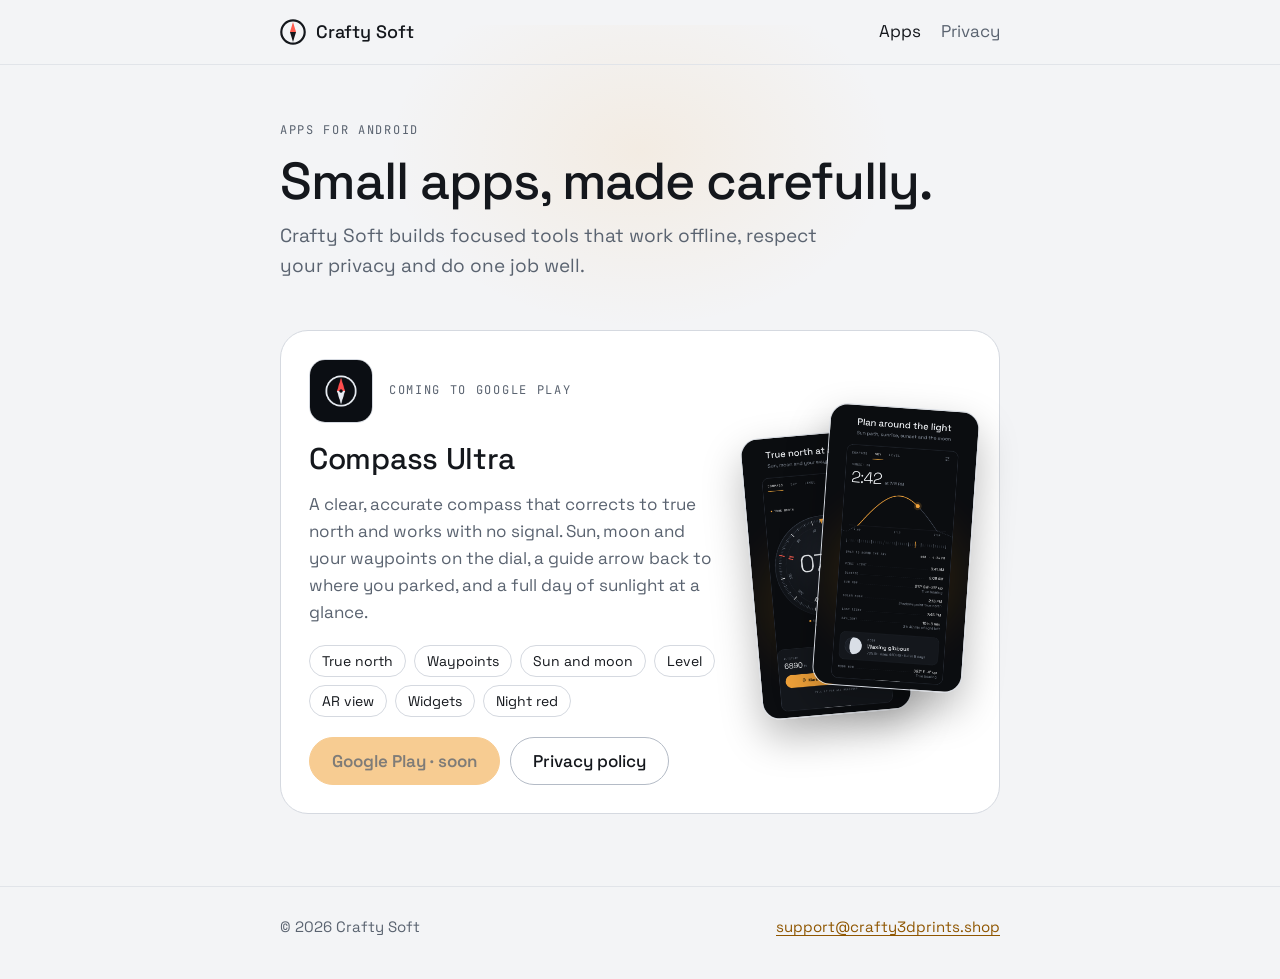
<file: index.html>
<!doctype html>
<html lang="en">
<head>
<meta charset="utf-8">
<meta name="viewport" content="width=device-width, initial-scale=1">
<title>Crafty Soft · Apps for Android</title>
<meta name="description" content="Crafty Soft makes small, careful apps for Android, starting with Compass Ultra.">
<link rel="icon" href="assets/compass-ultra-icon.png">
<link rel="preconnect" href="https://fonts.googleapis.com">
<link rel="preconnect" href="https://fonts.gstatic.com" crossorigin>
<link href="https://fonts.googleapis.com/css2?family=JetBrains+Mono&family=Space+Grotesk:wght@400;500;600&display=swap" rel="stylesheet">
<link rel="stylesheet" href="assets/site.css">
</head>
<body>
<header class="top">
  <div class="wrap">
    <a class="brand" href="./">
      <svg viewBox="24 24 60 60" aria-hidden="true"><circle cx="54" cy="54" r="27" fill="none" stroke="currentColor" stroke-width="5"/><path d="M54 31 61 54H47z" fill="#FF5A4D"/><path d="M54 77 61 54H47z" fill="currentColor"/></svg>
      Crafty Soft
    </a>
    <nav aria-label="Site">
      <a href="./" aria-current="page">Apps</a>
      <a href="compass-ultra/privacy/">Privacy</a>
    </nav>
  </div>
</header>

<main class="wrap">
  <section class="hero">
    <div class="mono">Apps for Android</div>
    <h1>Small apps, made carefully.</h1>
    <p class="lead">Crafty Soft builds focused tools that work offline, respect your privacy and do one job well.</p>
  </section>

  <section class="app-card" aria-labelledby="cu">
    <div>
      <div class="app-mark">
        <img src="assets/compass-ultra-icon.png" alt="" width="64" height="64">
        <span class="mono">Coming to Google Play</span>
      </div>
      <h2 id="cu">Compass Ultra</h2>
      <p>A clear, accurate compass that corrects to true north and works with no signal. Sun, moon and your waypoints on the dial, a guide arrow back to where you parked, and a full day of sunlight at a glance.</p>
      <ul class="features" aria-label="Features">
        <li>True north</li><li>Waypoints</li><li>Sun and moon</li><li>Level</li><li>AR view</li><li>Widgets</li><li>Night red</li>
      </ul>
      <div class="actions">
        <a class="btn primary" aria-disabled="true">Google Play · soon</a>
        <a class="btn" href="compass-ultra/privacy/">Privacy policy</a>
      </div>
    </div>
    <div class="shots" aria-hidden="true">
      <img src="assets/compass-ultra-home.png" alt="">
      <img src="assets/compass-ultra-sky.png" alt="">
    </div>
  </section>
</main>

<footer>
  <div class="wrap">
    <span>© 2026 Crafty Soft</span>
    <a href="mailto:support@crafty3dprints.shop">support@crafty3dprints.shop</a>
  </div>
</footer>
</body>
</html>
</file>
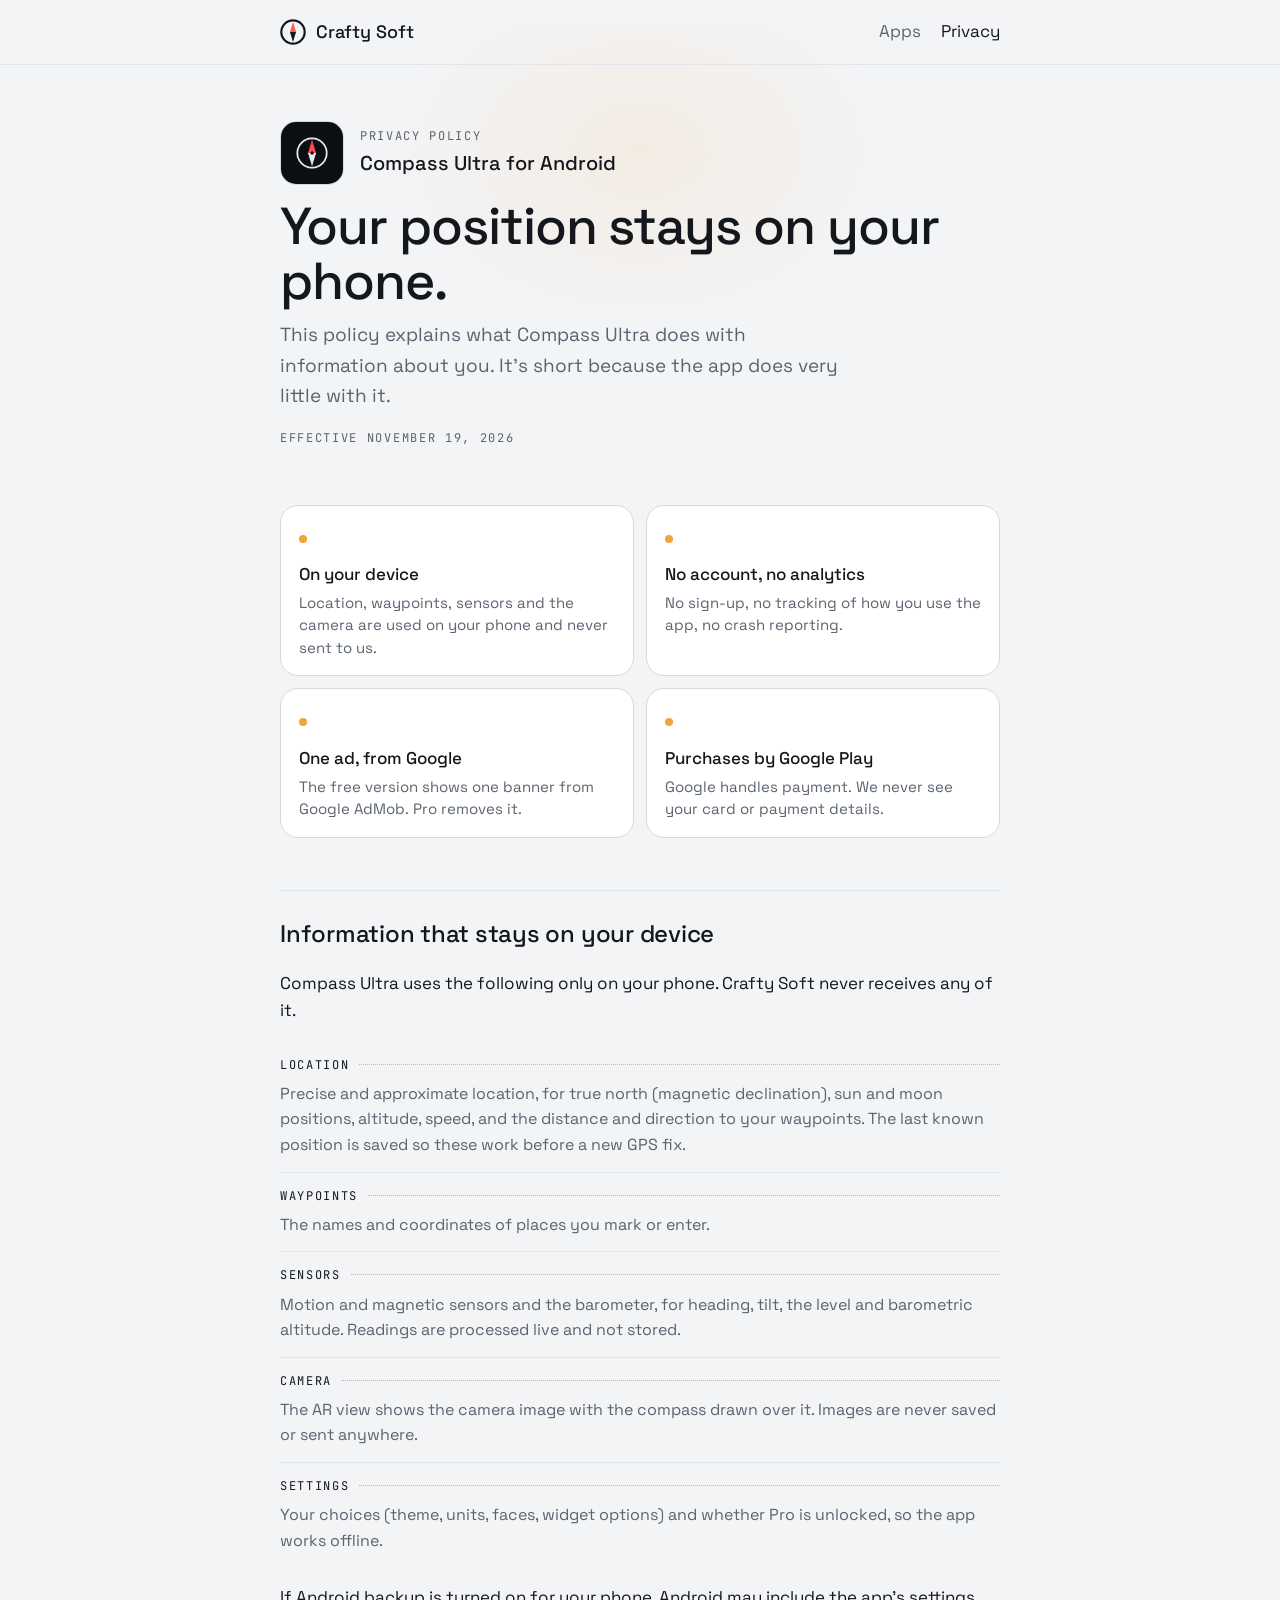
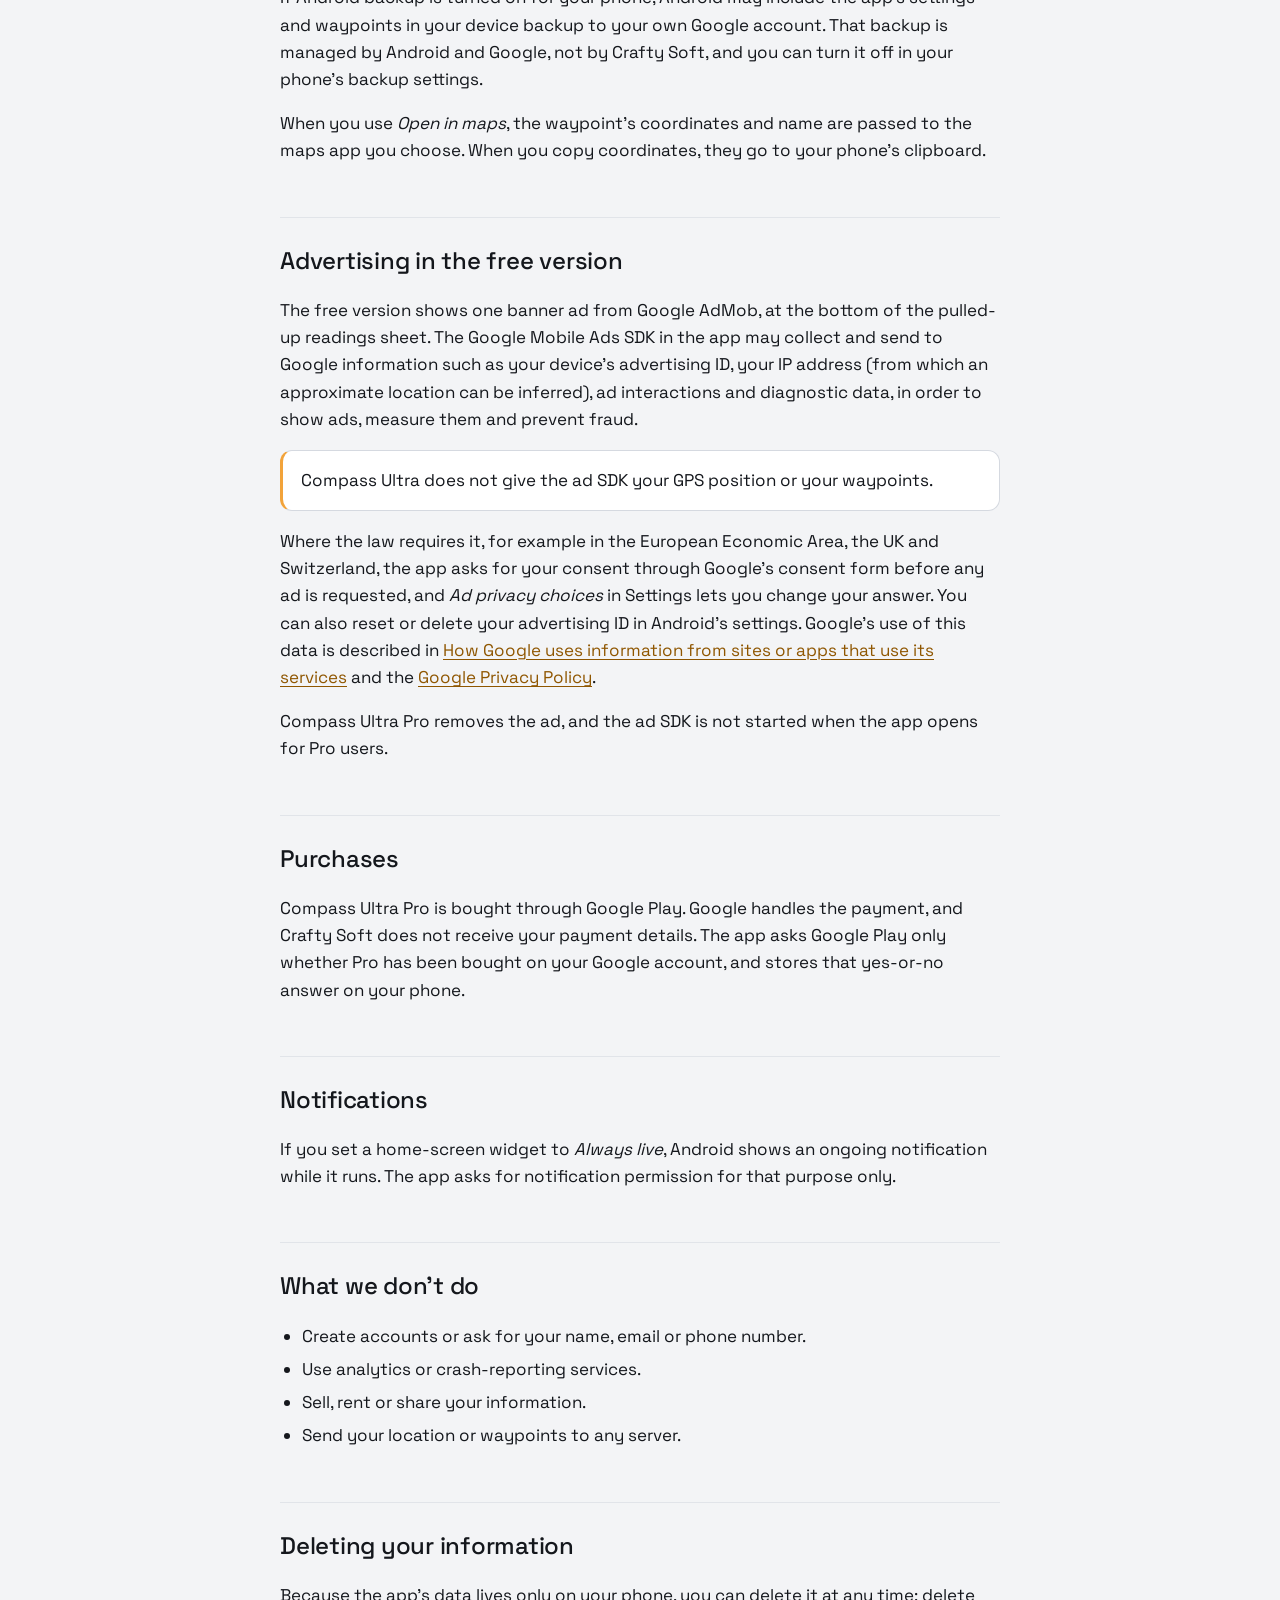
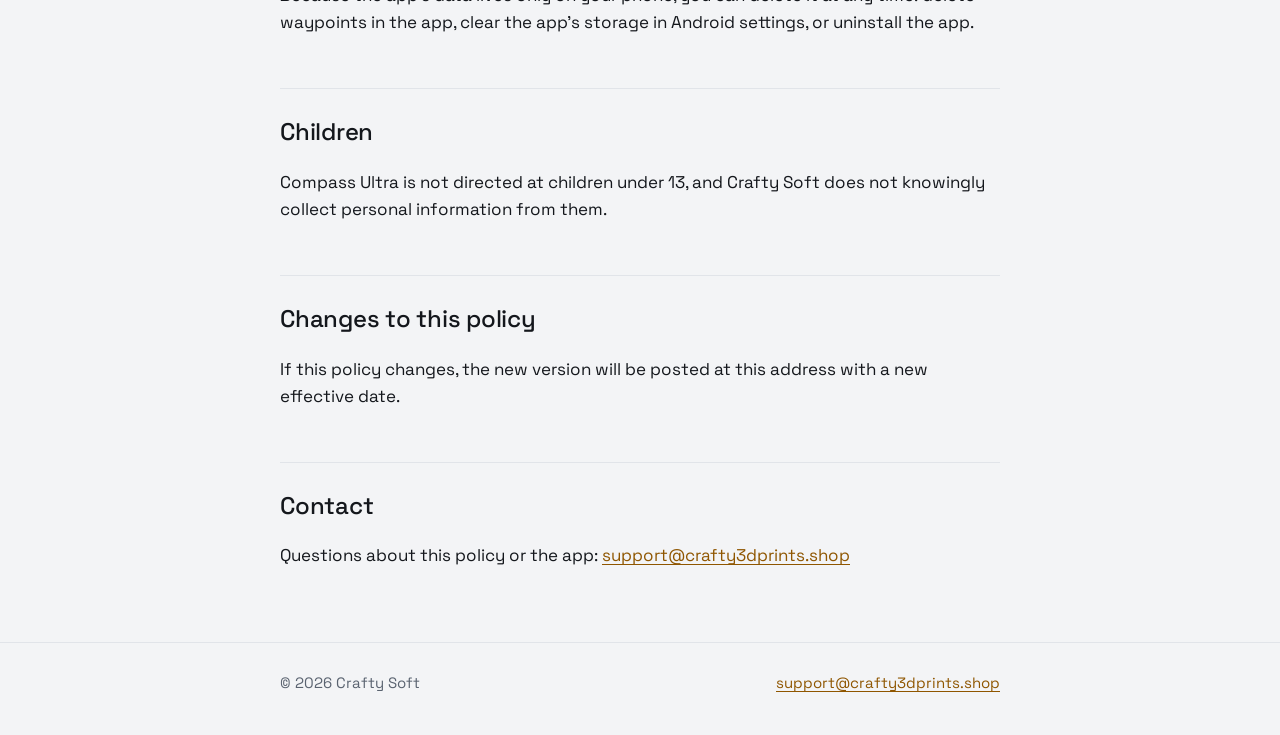
<file: compass-ultra/privacy/index.html>
<!doctype html>
<html lang="en">
<head>
<meta charset="utf-8">
<meta name="viewport" content="width=device-width, initial-scale=1">
<title>Compass Ultra Privacy Policy · Crafty Soft</title>
<meta name="description" content="How Compass Ultra for Android handles your information: your position, waypoints and settings stay on your phone.">
<link rel="icon" href="../../assets/compass-ultra-icon.png">
<link rel="preconnect" href="https://fonts.googleapis.com">
<link rel="preconnect" href="https://fonts.gstatic.com" crossorigin>
<link href="https://fonts.googleapis.com/css2?family=JetBrains+Mono&family=Space+Grotesk:wght@400;500;600&display=swap" rel="stylesheet">
<link rel="stylesheet" href="../../assets/site.css">
</head>
<body>
<header class="top">
  <div class="wrap">
    <a class="brand" href="../../">
      <svg viewBox="24 24 60 60" aria-hidden="true"><circle cx="54" cy="54" r="27" fill="none" stroke="currentColor" stroke-width="5"/><path d="M54 31 61 54H47z" fill="#FF5A4D"/><path d="M54 77 61 54H47z" fill="currentColor"/></svg>
      Crafty Soft
    </a>
    <nav aria-label="Site">
      <a href="../../">Apps</a>
      <a href="./" aria-current="page">Privacy</a>
    </nav>
  </div>
</header>

<main class="wrap">
  <section class="hero">
    <div class="app-mark">
      <img src="../../assets/compass-ultra-icon.png" alt="" width="64" height="64">
      <div>
        <div class="mono">Privacy policy</div>
        <div style="font-weight:500;font-size:20px">Compass Ultra for Android</div>
      </div>
    </div>
    <h1>Your position stays on your phone.</h1>
    <p class="lead">This policy explains what Compass Ultra does with information about you. It's short because the app does very little with it.</p>
    <p class="mono" style="margin-top:18px">Effective November 19, 2026</p>
  </section>

  <section class="summary" aria-label="In short">
    <div class="card"><span class="dot"></span><h3>On your device</h3><p>Location, waypoints, sensors and the camera are used on your phone and never sent to us.</p></div>
    <div class="card"><span class="dot"></span><h3>No account, no analytics</h3><p>No sign-up, no tracking of how you use the app, no crash reporting.</p></div>
    <div class="card"><span class="dot"></span><h3>One ad, from Google</h3><p>The free version shows one banner from Google AdMob. Pro removes it.</p></div>
    <div class="card"><span class="dot"></span><h3>Purchases by Google Play</h3><p>Google handles payment. We never see your card or payment details.</p></div>
  </section>

  <article class="policy">
    <h2>Information that stays on your device</h2>
    <p>Compass Ultra uses the following only on your phone. Crafty Soft never receives any of it.</p>
    <div class="rows">
      <div class="row"><div class="k"><span class="mono">Location</span></div><p>Precise and approximate location, for true north (magnetic declination), sun and moon positions, altitude, speed, and the distance and direction to your waypoints. The last known position is saved so these work before a new GPS fix.</p></div>
      <div class="row"><div class="k"><span class="mono">Waypoints</span></div><p>The names and coordinates of places you mark or enter.</p></div>
      <div class="row"><div class="k"><span class="mono">Sensors</span></div><p>Motion and magnetic sensors and the barometer, for heading, tilt, the level and barometric altitude. Readings are processed live and not stored.</p></div>
      <div class="row"><div class="k"><span class="mono">Camera</span></div><p>The AR view shows the camera image with the compass drawn over it. Images are never saved or sent anywhere.</p></div>
      <div class="row"><div class="k"><span class="mono">Settings</span></div><p>Your choices (theme, units, faces, widget options) and whether Pro is unlocked, so the app works offline.</p></div>
    </div>
    <p>If Android backup is turned on for your phone, Android may include the app's settings and waypoints in your device backup to your own Google account. That backup is managed by Android and Google, not by Crafty Soft, and you can turn it off in your phone's backup settings.</p>
    <p>When you use <em>Open in maps</em>, the waypoint's coordinates and name are passed to the maps app you choose. When you copy coordinates, they go to your phone's clipboard.</p>

    <h2>Advertising in the free version</h2>
    <p>The free version shows one banner ad from Google AdMob, at the bottom of the pulled-up readings sheet. The Google Mobile Ads SDK in the app may collect and send to Google information such as your device's advertising ID, your IP address (from which an approximate location can be inferred), ad interactions and diagnostic data, in order to show ads, measure them and prevent fraud.</p>
    <div class="callout"><p>Compass Ultra does not give the ad SDK your GPS position or your waypoints.</p></div>
    <p>Where the law requires it, for example in the European Economic Area, the UK and Switzerland, the app asks for your consent through Google's consent form before any ad is requested, and <em>Ad privacy choices</em> in Settings lets you change your answer. You can also reset or delete your advertising ID in Android's settings. Google's use of this data is described in <a href="https://policies.google.com/technologies/partner-sites">How Google uses information from sites or apps that use its services</a> and the <a href="https://policies.google.com/privacy">Google Privacy Policy</a>.</p>
    <p>Compass Ultra Pro removes the ad, and the ad SDK is not started when the app opens for Pro users.</p>

    <h2>Purchases</h2>
    <p>Compass Ultra Pro is bought through Google Play. Google handles the payment, and Crafty Soft does not receive your payment details. The app asks Google Play only whether Pro has been bought on your Google account, and stores that yes-or-no answer on your phone.</p>

    <h2>Notifications</h2>
    <p>If you set a home-screen widget to <em>Always live</em>, Android shows an ongoing notification while it runs. The app asks for notification permission for that purpose only.</p>

    <h2>What we don't do</h2>
    <ul>
      <li>Create accounts or ask for your name, email or phone number.</li>
      <li>Use analytics or crash-reporting services.</li>
      <li>Sell, rent or share your information.</li>
      <li>Send your location or waypoints to any server.</li>
    </ul>

    <h2>Deleting your information</h2>
    <p>Because the app's data lives only on your phone, you can delete it at any time: delete waypoints in the app, clear the app's storage in Android settings, or uninstall the app.</p>

    <h2>Children</h2>
    <p>Compass Ultra is not directed at children under 13, and Crafty Soft does not knowingly collect personal information from them.</p>

    <h2>Changes to this policy</h2>
    <p>If this policy changes, the new version will be posted at this address with a new effective date.</p>

    <h2>Contact</h2>
    <p>Questions about this policy or the app: <a href="mailto:support@crafty3dprints.shop">support@crafty3dprints.shop</a></p>
  </article>
</main>

<footer>
  <div class="wrap">
    <span>© 2026 Crafty Soft</span>
    <a href="mailto:support@crafty3dprints.shop">support@crafty3dprints.shop</a>
  </div>
</footer>
</body>
</html>
</file>
<file: assets/site.css>
/* Crafty Soft site. Colours follow Compass Ultra's tokens (SPEC §2.1). */
:root {
  --bg: #F3F4F6;
  --surface: #FFFFFF;
  --hairline: #E1E4E9;
  --border: #D5D9E0;
  --outline: #B4BBC6;
  --text: #14171C;
  --dim: #5A6370;
  --accent: #8F5600;
  --accent-fill: #F2A33A;
  --on-accent: #17120A;
  --north: #C8281C;
  --glow: rgba(242, 163, 58, 0.10);
  color-scheme: light;
}
@media (prefers-color-scheme: dark) {
  :root {
    --bg: #0B0D10;
    --surface: #14171C;
    --hairline: #262B33;
    --border: #2A2F38;
    --outline: #3A414D;
    --text: #ECEFF3;
    --dim: #8A93A0;
    --accent: #F2A33A;
    --north: #FF5A4D;
    --glow: rgba(242, 163, 58, 0.08);
    color-scheme: dark;
  }
}

* { box-sizing: border-box; }
html { -webkit-text-size-adjust: 100%; }
body {
  margin: 0;
  background: var(--bg);
  color: var(--text);
  font: 400 17px/1.6 "Space Grotesk", system-ui, -apple-system, "Segoe UI", Roboto, sans-serif;
}
a { color: var(--accent); text-underline-offset: 3px; }
a:hover { text-decoration-thickness: 2px; }
:focus-visible { outline: 2px solid var(--accent); outline-offset: 3px; border-radius: 4px; }

.wrap { max-width: 760px; margin: 0 auto; padding: 0 20px; }
.mono {
  font-family: "JetBrains Mono", ui-monospace, Menlo, monospace;
  font-size: 12px;
  letter-spacing: 0.14em;
  text-transform: uppercase;
  color: var(--dim);
}

/* ---------- header and footer ---------- */
.top { border-bottom: 1px solid var(--hairline); }
.top .wrap { display: flex; align-items: center; justify-content: space-between; height: 64px; gap: 16px; }
.brand { display: flex; align-items: center; gap: 10px; color: var(--text); text-decoration: none; font-weight: 500; font-size: 18px; }
.brand svg { width: 26px; height: 26px; flex: none; }
.top nav { display: flex; gap: 20px; }
.top nav a { color: var(--dim); text-decoration: none; }
.top nav a:hover, .top nav a[aria-current] { color: var(--text); }

footer { border-top: 1px solid var(--hairline); margin-top: 72px; }
footer .wrap { padding-top: 28px; padding-bottom: 40px; display: flex; flex-wrap: wrap; gap: 8px 24px; justify-content: space-between; color: var(--dim); font-size: 15px; }

/* ---------- hero ---------- */
.hero { position: relative; padding: 56px 0 8px; }
.hero::before {
  content: ""; position: absolute; inset: -40px 0 auto; height: 420px; z-index: -1;
  background: radial-gradient(50% 60% at 50% 30%, var(--glow), transparent 70%);
}
.hero h1 { font-weight: 500; font-size: clamp(36px, 7vw, 52px); line-height: 1.05; letter-spacing: -0.02em; margin: 14px 0 12px; }
.hero p.lead { font-size: 19px; color: var(--dim); margin: 0; max-width: 560px; }
.app-mark { display: flex; align-items: center; gap: 16px; }
.app-mark img { width: 64px; height: 64px; border-radius: 16px; border: 1px solid var(--border); }

/* ---------- summary cards ---------- */
.summary { display: grid; grid-template-columns: repeat(2, minmax(0, 1fr)); gap: 12px; margin: 36px 0 8px; }
.card { background: var(--surface); border: 1px solid var(--border); border-radius: 18px; padding: 18px 18px 16px; }
.card h3 { margin: 10px 0 4px; font-size: 17px; font-weight: 500; }
.card p { margin: 0; color: var(--dim); font-size: 15px; line-height: 1.5; }
.dot { display: inline-block; width: 8px; height: 8px; border-radius: 50%; background: var(--accent-fill); }

/* ---------- policy body ---------- */
.policy h2 {
  font-weight: 500; font-size: 24px; letter-spacing: -0.01em; margin: 52px 0 12px;
  padding-top: 24px; border-top: 1px solid var(--hairline);
}
.policy p, .policy li { color: var(--text); }
.policy p.dim { color: var(--dim); }
.policy ul { padding-left: 22px; }
.policy li { margin-bottom: 6px; }

/* Dotted leader rows, as in the app's readings sheet. */
.rows { margin: 8px 0 16px; }
.row { padding: 14px 0; border-bottom: 1px solid var(--hairline); }
.row:last-child { border-bottom: 0; }
.row .k { display: flex; align-items: baseline; gap: 10px; }
.row .k .mono { color: var(--text); white-space: nowrap; }
.row .k::after { content: ""; flex: 1; border-bottom: 1px dotted var(--outline); transform: translateY(-4px); }
.row p { margin: 6px 0 0; color: var(--dim); font-size: 16px; }

.callout {
  background: var(--surface); border: 1px solid var(--border); border-left: 3px solid var(--accent-fill);
  border-radius: 12px; padding: 16px 18px; margin: 16px 0;
}
.callout p { margin: 0; }

/* ---------- home page ---------- */
.app-card {
  display: grid; grid-template-columns: 1fr 220px; gap: 28px; align-items: center;
  background: var(--surface); border: 1px solid var(--border); border-radius: 28px; padding: 28px; margin-top: 40px;
}
.app-card h2 { margin: 12px 0 8px; font-size: 30px; font-weight: 500; letter-spacing: -0.01em; }
.app-card p { color: var(--dim); margin: 0 0 18px; }
.app-card .shots { position: relative; height: 330px; }
.app-card .shots img {
  position: absolute; width: 150px; border-radius: 18px; border: 1px solid var(--border);
  box-shadow: 0 18px 40px rgba(0, 0, 0, 0.28);
}
.app-card .shots img:first-child { left: 0; top: 26px; transform: rotate(-5deg); }
.app-card .shots img:last-child { right: 0; top: 0; transform: rotate(4deg); }
.features { display: flex; flex-wrap: wrap; gap: 8px; margin: 0 0 20px; padding: 0; list-style: none; }
.features li { border: 1px solid var(--border); border-radius: 999px; padding: 4px 12px; font-size: 14px; color: var(--text); }
.actions { display: flex; flex-wrap: wrap; gap: 10px; }
.btn {
  display: inline-flex; align-items: center; min-height: 48px; padding: 0 22px; border-radius: 26px;
  font-weight: 500; text-decoration: none; border: 1px solid var(--outline); color: var(--text);
}
.btn.primary { background: var(--accent-fill); border-color: var(--accent-fill); color: var(--on-accent); font-weight: 600; }
.btn[aria-disabled="true"] { opacity: 0.55; pointer-events: none; }

@media (max-width: 640px) {
  body { font-size: 16px; }
  .summary { grid-template-columns: 1fr; }
  .app-card { grid-template-columns: 1fr; padding: 22px; }
  .app-card .shots { height: 340px; max-width: 290px; margin: 0 auto; width: 100%; }
  .top nav { gap: 14px; font-size: 15px; }
}
</file>
